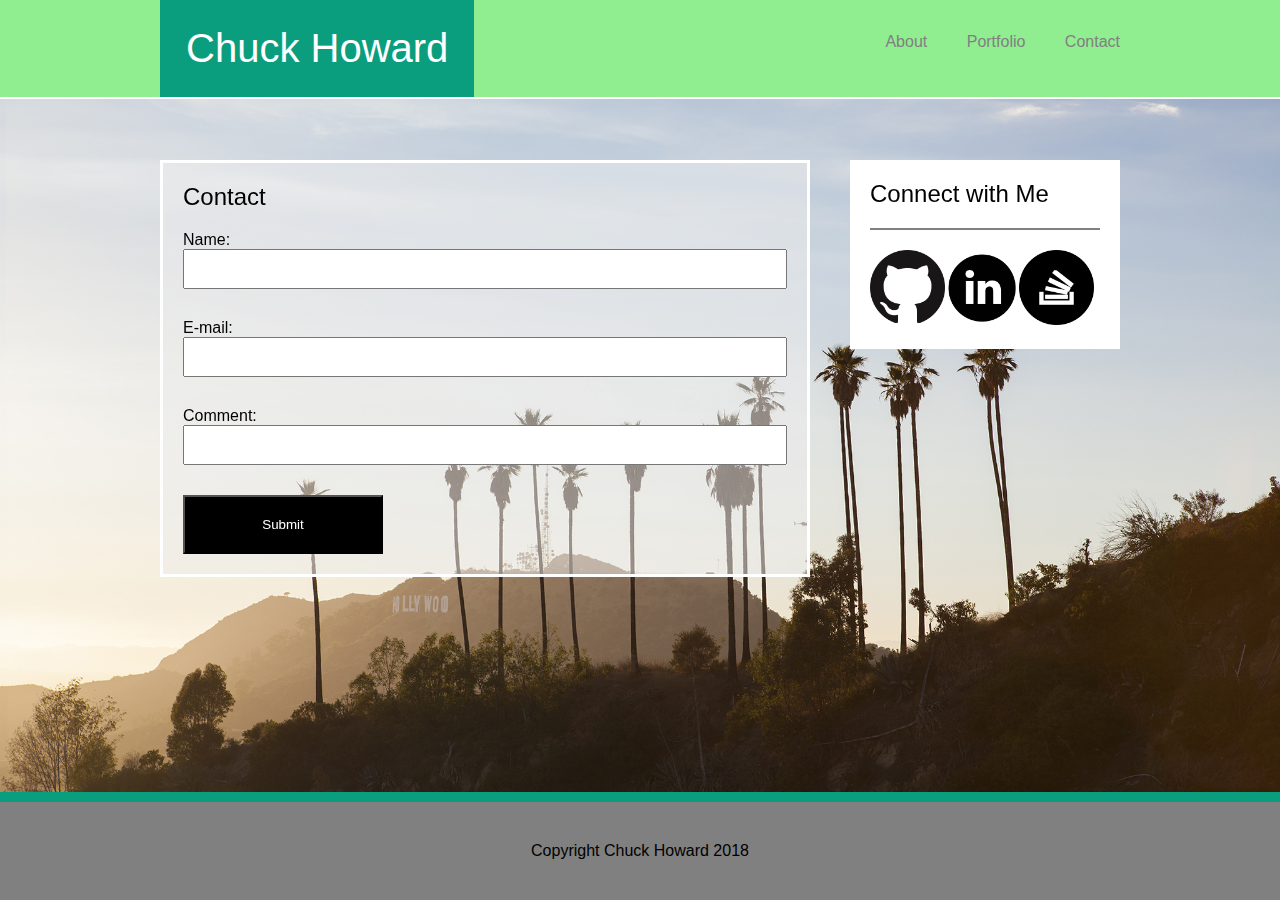
<file: contact.html>
<!DOCTYPE html>
<html>
<head>
	
    
  
    <link rel="stylesheet" href="css/style.css">
    <link href="css/contact.css" rel="stylesheet" type="text/css">
</head>
<body>
    
    <header class="transwhite">
		<div id="headwrap">
        
        	<h1 id="name">Chuck Howard</h1>
        
        	<nav>
            	<p class="nav"><a href="index.html">About</a></p>
                <p class="nav"><a href="portfolio.html">Portfolio</a></p>
                <p class="nav" ><a href="contact.html">Contact</a></p>
        	</nav>
		</div>
    
    </header>
    
<div id="container">
        
        <div class="transwhite" id="left">
			<h2>Contact</h2>
			<form action="mailto:someone@example.com" method="post" enctype="text/plain">
Name:<br>
<input type="text" name="name">
E-mail:<br>
<input type="text" name="mail">
Comment:<br>
<input type="text" name="comment" size="50">
				<button id="submit" type="submit" value="Send">Submit</button>
			</form>
				  	
					
				  	
			
        </div>
        
        <div class="transwhite" id="right">
            <h2>Connect with Me</h2>
		  <div id="iconwrap">

                <div class="icon icon-1"><a href="http://github.com/chulps" target="none"><img src="images/github_icon.png" alt="Chuck on Github"/></a></div>
                <div class="icon icon-2"><a href="www.linkedin.com/chuck-howard/" target="none"><img src="images/Linkedin-icon.png" alt="Chuck on LinkedIn"/></a></div>
                <div class="icon icon-3"><a href="https://stackoverflow.com/users/2146031/chulps" target="none"><img src="images/stackoverflow-icon.png" width="100" height="100" alt="Chuck on StackOverflow"/></a></div>
					
				</div>
        </div>

    </div>
    
    <footer>Copyright Chuck Howard 2018</footer>
</body>
</html>
</file>
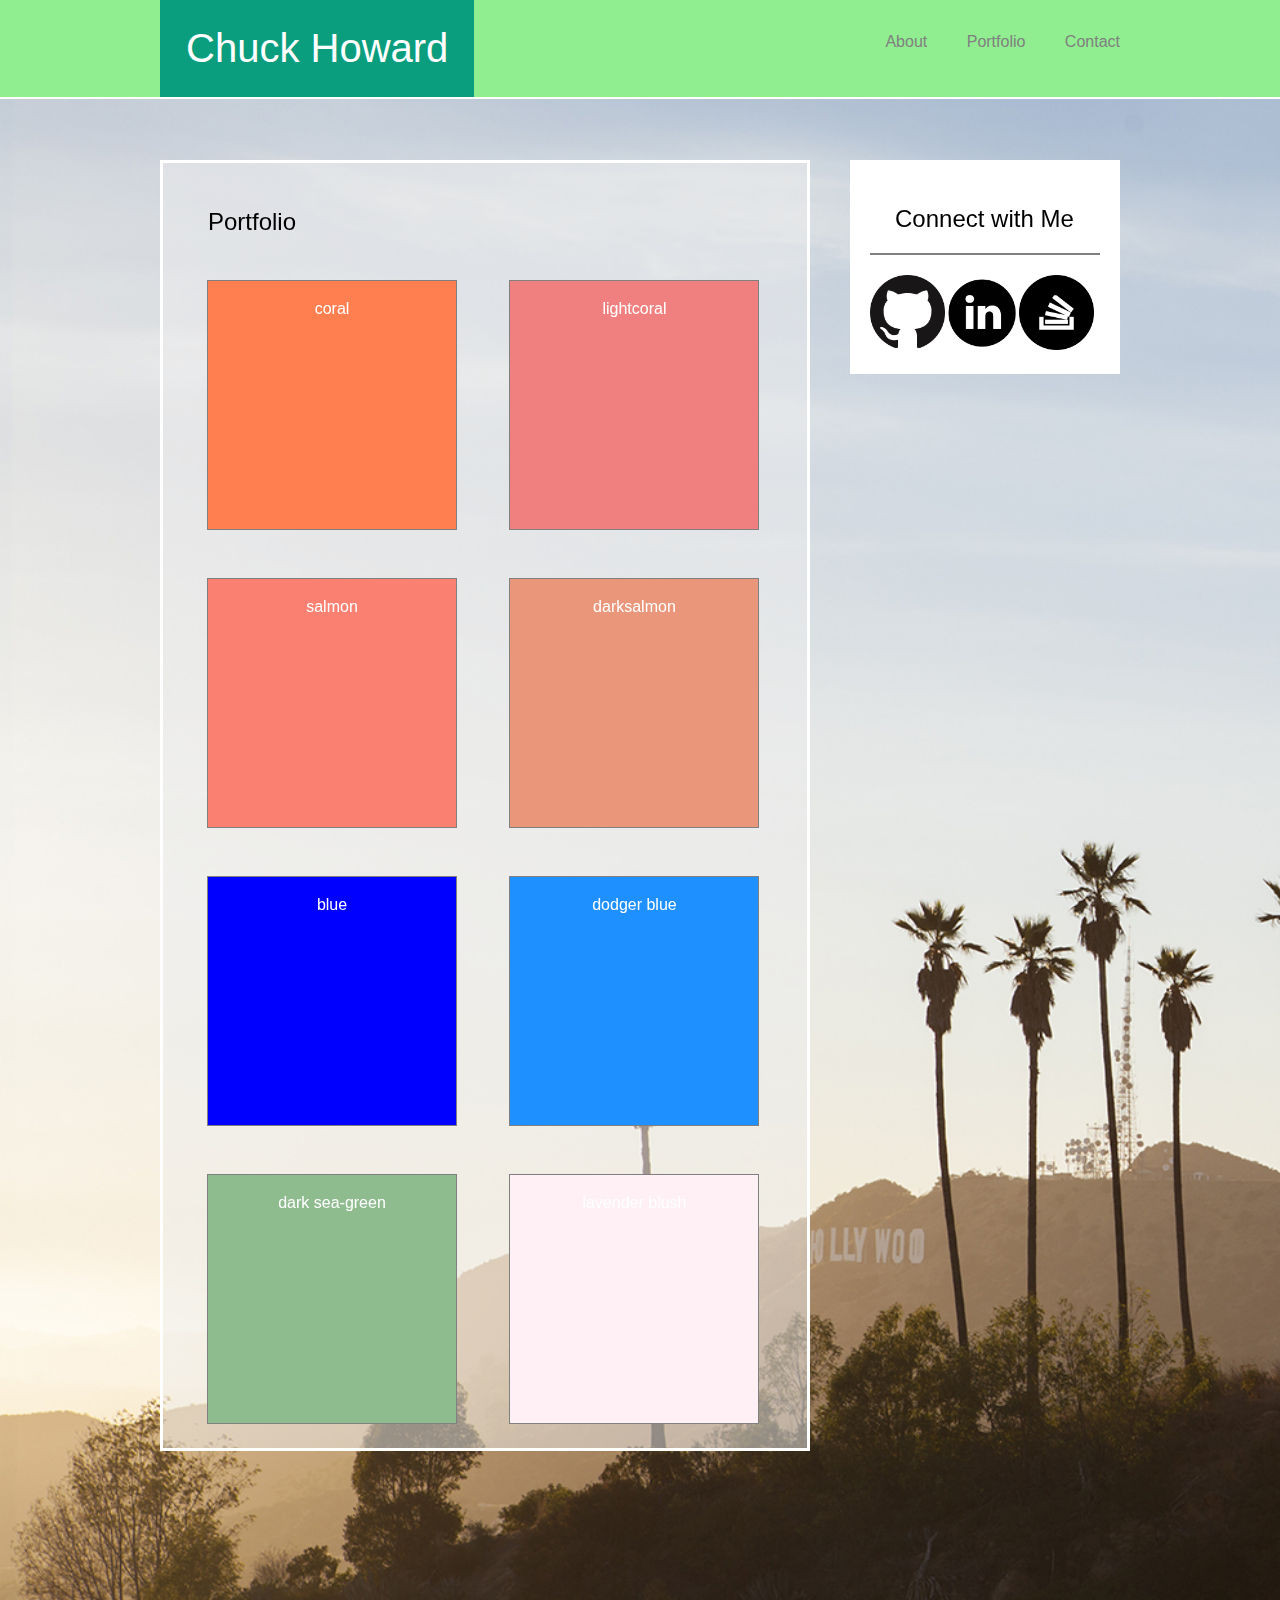
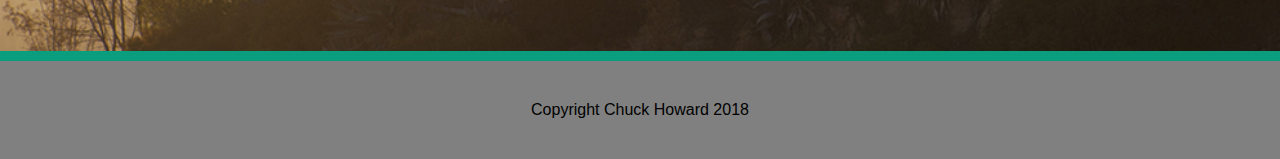
<file: portfolio.html>
<!DOCTYPE html>
<html>
<head>
	
	<link rel="stylesheet" href="css/style.css">
	<link href="css/portfolio.css" rel="stylesheet" type="text/css">
    
</head>
<body>
    
    <header class="transwhite">
		<div id="headwrap">
        
        	<h1 id="name">Chuck Howard</h1>
        
        	<nav>
            	<p class="nav"><a href="index.html">About</a></p>
                <p class="nav"><a href="portfolio.html">Portfolio</a></p>
                <p class="nav" ><a href="contact.html">Contact</a></p>
        	</nav>
		</div>
    
    </header>
    
<div id="container">
        
        <div class="transwhite" id="left">
          <h2>Portfolio</h2>
          <div class="item coralbg"><p>coral</p></div>
			<div class="item lightcoralbg"><p>lightcoral</p></div>
			<div class="item salmonbg"><p>salmon</p></div>
			<div class="item darksalmonbg"><p>darksalmon</p></div>
			<div class="item bluebg"><p>blue</p></div>
			<div class="item dodgerbluebg"><p>dodger blue</p></div>
			<div class="item darkseagreenbg"><p>dark sea-green</p></div>
			<div class="item lavenderblush"><p>lavender blush</p></div>
			
        </div>
        
        <div id="right">
            <h2>Connect with Me</h2>
		  <div id="iconwrap">

                <div class="icon icon-1"><a href="http://github.com/chulps" target="none"><img src="images/github_icon.png" alt="Chuck on Github"/></a></div>
                <div class="icon icon-2"><a href="www.linkedin.com/chuck-howard/" target="none"><img src="images/Linkedin-icon.png" alt="Chuck on LinkedIn"/></a></div>
                <div class="icon icon-3"><a href="https://stackoverflow.com/users/2146031/chulps" target="none"><img src="images/stackoverflow-icon.png" width="100" height="100" alt="Chuck on StackOverflow"/></a></div>
					
				</div>
        </div>

    </div>
    <footer>Copyright Chuck Howard 2018</footer>
</body>
</html>
</file>
<file: css/style.css>
* {
    box-sizing: border-box;
}

a{
	color: grey;
	text-decoration: none;
}

body {
    background-image: url(../images/los_angeles_bg.jpg);
	margin: 0;
	font-family: Gotham, "Helvetica Neue", Helvetica, Arial, "sans-serif";
	background-size: cover;
	background-repeat: no-repeat;
}

h1 {
    margin: 0;
    padding: 26px;
	color: white;
	font-family: Gotham, "Helvetica Neue", Helvetica, Arial, "sans-serif";
	font-weight: normal;
	font-size:40px;
}

h2 {
    margin: 0 0 20px 0;
	font-family: Gotham, "Helvetica Neue", Helvetica, Arial, "sans-serif";
	font-size: 24px;
	font-weight: normal;
	
}

header {
   position: fixed; 
   top: 0;
   width: 100%;
   background:rgba(255,255,255,0.50);
   border-bottom:solid 2px white;
	-webkit-transition: border .5s; /* For Safari 3.1 to 6.0 */
    transition: background-colr .5s ;
}
  
 

    
    header:hover {
      background-color: lightgreen;
    }


#headwrap {
    width: 960px;
    margin: 0 auto;
}

#name{
    margin: 0;
    background-color: #0B9E7E;
    float: left;
}

nav {
    padding: 30px 0;
    margin: 0;
    float: right;

}

.nav {
    display: inline-block;
    margin: 0 0 0 35px;
	color: dimgray;
}

#container{
    overflow: auto;
    clear: both;
    margin: 0 auto 180px;
    padding: 160px 0 20px 0;
    width: 960px;
    position: relative;
	height: auto;
}

#left{
    float: left;
	border: solid white;
    width: 650px;
    height: auto;
	padding: 20px 20px 0 20px;
	background: rgba(237,237,237,.5)

}

#leftwrap{
	border-top: 2px solid grey;
	padding-top: 20px;
}

.profile {
    display:block;
	margin: 0 20px 20px 0;
	border: solid 2px white;
    width: 270px;
    height: 270px;
    border-radius: 310.5px;
	overflow: hidden;
    background-image: url("https://i.imgur.com/ooaajrX.jpg");
    background-size: cover;
    -webkit-transition: border .5s; /* For Safari 3.1 to 6.0 */
    transition: background-image .5s ;
	
    
}

.profile:hover {
    background-image: url("https://i.imgur.com/9bLAgEg.gif");
	border:rgba(255,255,255,0.00) ;
}




#bio{
    width: auto;
    overflow: auto;
	line-height: 1.5;
	
}

#caption {
    display: block;
	background-color:#0B9E7E;
	width: 265px;
	color: white;
	padding: 5px;
	text-align: center;
	margin: 0;
	
}

#crutch{
	float: left;
}


#right{
	float: right;
    width: 270px;
    height: auto;
    background-color: white;
    padding: 20px;
}

.icon {
    display: inline-block;
    width: 70px;
    height: auto;
    position: relative;

}

.icon img{
	width: 75px;
	height: auto;
		
}

#iconwrap{
	border-top: 2px solid grey;
	padding: 20px 0 0 0;
}

p {
	line-height: 1.5;
}

.quote{
	font-style: italic;
	text-align: center;
	display: block;
}

footer {
    text-align: center;
	border-top: #0B9E7E solid 10px;
	padding: 40px;
	background-color: grey;
	width: 100%;
	position: fixed;
	bottom: 0;
	
	
}

.spacer{
	width: 100%;
	min-height: 100px;
}

.transwhite{
	   background: rgba(255, 255, 255, 0.5); 

}
  


@media (max-width: 980px){
	#right{
	float: right;
    width: 270px;
    height: auto;
    background-color: white;
    padding: 20px;
}
	
	#left{
    float: left;
	border: solid white;
    width: 500px;
    height: auto;
	padding: 20px 20px 0 20px;
	background: rgba(237,237,237,.5)

}
	
	#headwrap {
    width: 890px;
    margin: 0 90px;
}
	
	#container{
    overflow: auto;
    clear: both;
    margin: 0 auto;
    padding: 160px 80px 20px 80px;
    width: 960px;
    position: relative;
	height: auto;
}
	
	.profile {
    display:block;
	margin: 0 20px 20px 0;
	border: solid 2px white;
    width: 100%;
	height: 480px;
    border-radius: 50%;
	overflow: hidden;
    background-image: url("https://i.imgur.com/ooaajrX.jpg");
    background-size: cover;
    -webkit-transition: border .5s; /* For Safari 3.1 to 6.0 */
    transition: background-image .5s ;
	
    
}
	
	#crutch{
	float: none;
}
	
	#caption {
    display: block;
	background-color:#0B9E7E;
	width: 100%;
	color: white;
	padding: 5px;
	text-align: center;
	margin: 0 0 20px 0;
	
}
	
	nav {
    padding: 30px 0;
    margin: 0 90px;

}
	
	
}



@media (max-width: 768px){
	
	
	
	#right{
    width: 100%;
    height: auto;
    background-color: white;
    padding: 20px;
}
	
	#left{
	border: solid white;
    width: 100%;
    height: auto;
		margin-bottom: 60px;
	padding: 20px 20px 0 20px;
	background: rgba(237,237,237,.5)

}
	
	#headwrap {
    width: 100%;
    margin: 0;
}
	
	#container{
    overflow: auto;
    clear: both;
    margin: 100px auto;
    padding: 160px 80px 20px 80px;
    width: 750px;
    position: relative;
	height: auto;
}
	
	.profile {
    display:block;
	margin: 0 20px 20px 0;
	border: solid 2px white;
    width: 100%;
	height: 480px;
    border-radius: 50%;
	overflow: hidden;
    background-image: url("https://i.imgur.com/ooaajrX.jpg");
    background-size: cover;
    -webkit-transition: border .5s; /* For Safari 3.1 to 6.0 */
    transition: background-image .5s ;
	
    
}
	
	#crutch{
	float: none;
}
	
	#caption {
    display: block;
	background-color:#0B9E7E;
	width: 100%;
	color: white;
	padding: 5px;
	text-align: center;
	margin: 0 0 20px 0;
	
}
	
	
	.profile{
		height: 550px;
	}
	
	#name{
    margin: 0;
    background-color: #0B9E7E;
	width: 100%;
	text-align: center;
    
}
	
header {
   position: fixed; 
   top: 0;
   width: 100%;
   background:rgba(255,255,255,0.50);
   border-bottom:solid 2px white;
	-webkit-transition: border .5s; /* For Safari 3.1 to 6.0 */
    transition: background-colr .5s ;
}
	
	nav {
    padding: 30px 200px;
	margin: 0 auto;
	width: 750px;

}
	
	.nav {
	color: dimgray;
	text-align: center;

}
	
}
</file>
<file: css/contact.css>
@charset "UTF-8";
/* CSS Document */

input {
	display: block;
	height: 40px;
	width: 100%;
	margin-bottom: 30px;
}

h1 {
    margin: 0;
    padding: 26px;
	color: white;
	font-family: Gotham, "Helvetica Neue", Helvetica, Arial, "sans-serif";
	font-weight: normal;
	font-size:40px;
}










button {
	width: 200px;
	padding: 20px;
	margin: 0 auto 20px auto;
	background-color: black;
	color: white;
}

form {}
	
h1 {
    margin: 0;
    padding: 26px;
	color: white;
	font-family: Gotham, "Helvetica Neue", Helvetica, Arial, "sans-serif";
	font-weight: normal;
	font-size:40px;
}
</file>
<file: css/portfolio.css>
@charset "UTF-8";
/* CSS Document */

h1 {
    margin: 0;
    padding: 26px;
	color: white;
	font-family: Gotham, "Helvetica Neue", Helvetica, Arial, "sans-serif";
	font-weight: normal;
	font-size:40px;
}

h2 {
	padding: 25px 0 0 25px
}

.item{
	width: 250px;
	height: 250px;
	border: solid 1px grey;
	display: inline-block;
	margin:24px;
	color: white;
	text-align: center;
	
}

.coralbg{
	background-color: coral;
	
} 

.lightcoralbg{
	background-color: lightcoral;
	
}

.salmonbg{
	background-color: salmon;
	
}

.darksalmonbg{
	background-color: darksalmon;
	
}

.bluebg{
	background-color: blue;
	
}

.dodgerbluebg{
	background-color: dodgerblue;
	
}

.darkseagreenbg{
	background-color: darkseagreen;
	
}

.lavenderblush{
	background-color: lavenderblush;
	
}

footer {
	position: relative;
	bottom: 0;
	
	
}



.item p {
	padding: 
}
</file>
